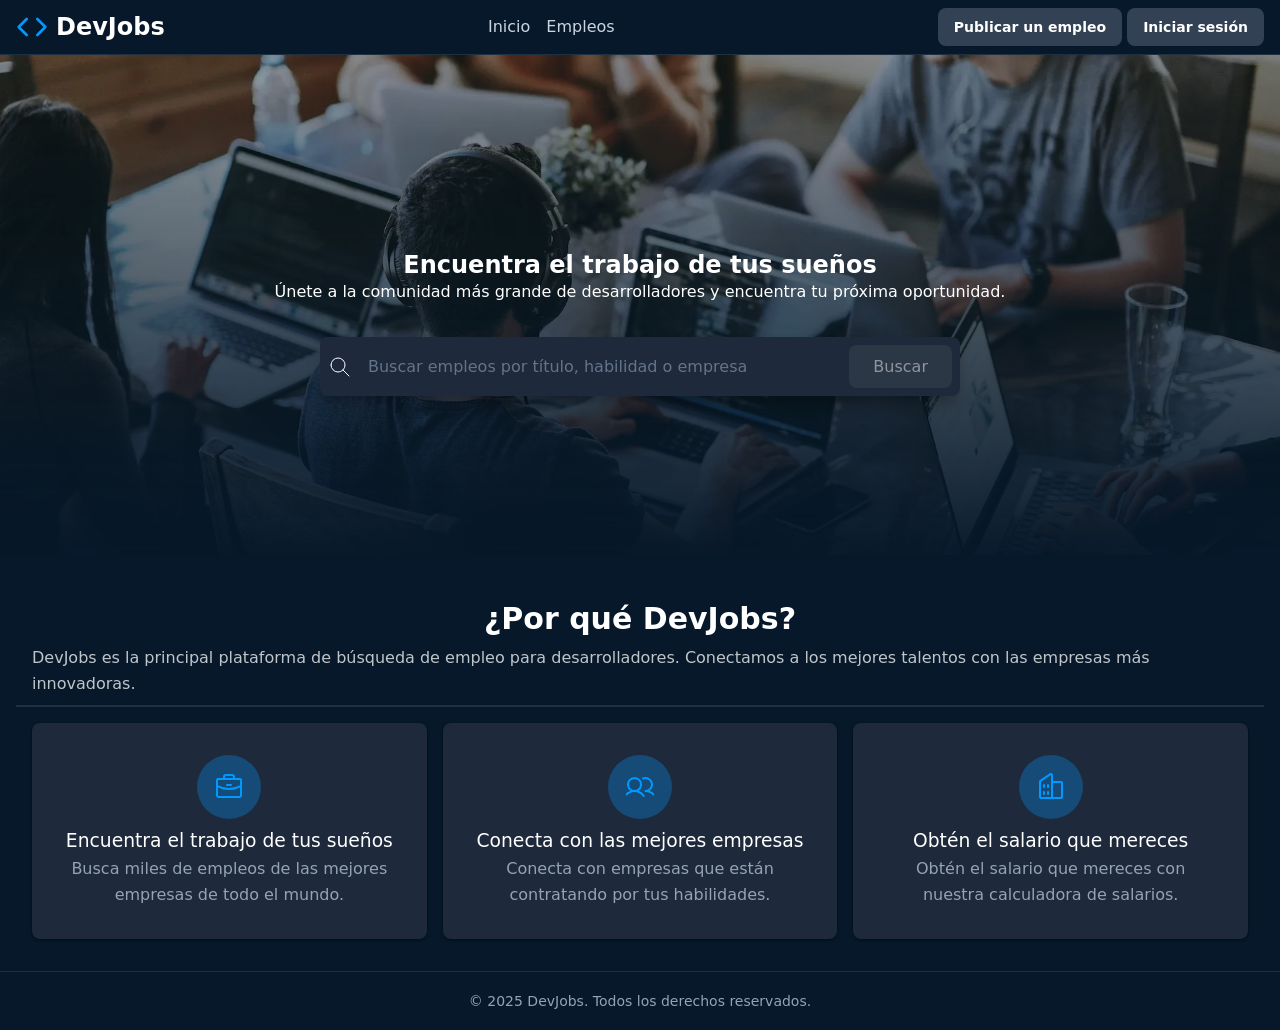
<file: 00_HTML/CSS/index.html>
<!DOCTYPE html>
<html lang="es">

<head>
    <title>DevJobs - Inicio</title>
    <meta charset="UTF-8" />
    <meta name="description" content="Encuentra las mejores ofertas de trabajo para desarrolladores en DevJobs.">

    <link rel="stylesheet" href="./style.css" />
</head>

<body>
    <header>
        <h1>
            <svg fill="none" stroke="currentColor" stroke-linecap="round" stroke-linejoin="round" stroke-width="2"
                viewBox="0 0 24 24" xmlns="http://www.w3.org/2000/svg">
                <polyline points="16 18 22 12 16 6"></polyline>
                <polyline points="8 6 2 12 8 18"></polyline>
            </svg>
            DevJobs
        </h1>

        <nav>
            <a href="">
                Inicio
            </a>
            <a href="empleos.html">Empleos</a>
        </nav>

        <div>
            <a href="">Publicar un empleo</a>
            <a href="">Iniciar sesión</a>
        </div>
    </header>

    <main>
        <section>
            <img src="./background.webp" width="200" />

            <h1>Encuentra el trabajo de tus sueños</h1>

            <p>Únete a la comunidad más grande de desarrolladores y encuentra tu próxima oportunidad.</p>

            <form role="search">
                <div >
                    <svg xmlns="http://www.w3.org/2000/svg" width="24" height="24" viewBox="0 0 24 24" fill="none"
                        stroke="currentColor" stroke-width="1" stroke-linecap="round" stroke-linejoin="round"
                        class="icon icon-tabler icons-tabler-outline icon-tabler-search">
                        <path stroke="none" d="M0 0h24v24H0z" fill="none" />
                        <path d="M10 10m-7 0a7 7 0 1 0 14 0a7 7 0 1 0 -14 0" />
                        <path d="M21 21l-6 -6" />
                    </svg>

                    <input required type="text" placeholder="Buscar empleos por título, habilidad o empresa">

                    <button disabled type="submit">Buscar</button>
                </div>
            </form>
        </section>

        <section>

            <header>
                <h2>¿Por qué DevJobs?</h2>
                <p>DevJobs es la principal plataforma de búsqueda de empleo para desarrolladores. Conectamos a los
                    mejores
                    talentos con las empresas más innovadoras.</p>
            </header>

            <footer>
                <article>
                    <svg fill="currentColor" height="32" viewBox="0 0 256 256" width="32"
                        xmlns="http://www.w3.org/2000/svg" aria-hidden="true">
                        <path
                            d="M216,56H176V48a24,24,0,0,0-24-24H104A24,24,0,0,0,80,48v8H40A16,16,0,0,0,24,72V200a16,16,0,0,0,16,16H216a16,16,0,0,0,16-16V72A16,16,0,0,0,216,56ZM96,48a8,8,0,0,1,8-8h48a8,8,0,0,1,8,8v8H96ZM216,72v41.61A184,184,0,0,1,128,136a184.07,184.07,0,0,1-88-22.38V72Zm0,128H40V131.64A200.19,200.19,0,0,0,128,152a200.25,200.25,0,0,0,88-20.37V200ZM104,112a8,8,0,0,1,8-8h32a8,8,0,0,1,0,16H112A8,8,0,0,1,104,112Z">
                        </path>
                    </svg>
                    <h3>Encuentra el trabajo de tus sueños</h3>
                    <p>Busca miles de empleos de las mejores empresas de todo el mundo.</p>
                </article>

                <article>
                    <svg fill="currentColor" height="32" viewBox="0 0 256 256" width="32"
                        xmlns="http://www.w3.org/2000/svg" aria-hidden="true">
                        <path
                            d="M117.25,157.92a60,60,0,1,0-66.5,0A95.83,95.83,0,0,0,3.53,195.63a8,8,0,1,0,13.4,8.74,80,80,0,0,1,134.14,0,8,8,0,0,0,13.4-8.74A95.83,95.83,0,0,0,117.25,157.92ZM40,108a44,44,0,1,1,44,44A44.05,44.05,0,0,1,40,108Zm210.14,98.7a8,8,0,0,1-11.07-2.33A79.83,79.83,0,0,0,172,168a8,8,0,0,1,0-16,44,44,0,1,0-16.34-84.87,8,8,0,1,1-5.94-14.85,60,60,0,0,1,55.53,105.64,95.83,95.83,0,0,1,47.22,37.71A8,8,0,0,1,250.14,206.7Z">
                        </path>
                    </svg>
                    <h3>Conecta con las mejores empresas</h3>
                    <p>Conecta con empresas que están contratando por tus habilidades.</p>
                </article>

                <article>
                    <svg fill="currentColor" height="32" viewBox="0 0 256 256" width="32"
                        xmlns="http://www.w3.org/2000/svg" aria-hidden="true">
                        <path
                            d="M240,208H224V96a16,16,0,0,0-16-16H144V32a16,16,0,0,0-24.88-13.32L39.12,72A16,16,0,0,0,32,85.34V208H16a8,8,0,0,0,0,16H240a8,8,0,0,0,0-16ZM208,96V208H144V96ZM48,85.34,128,32V208H48ZM112,112v16a8,8,0,0,1-16,0V112a8,8,0,1,1,16,0Zm-32,0v16a8,8,0,0,1-16,0V112a8,8,0,1,1,16,0Zm0,56v16a8,8,0,0,1-16,0V168a8,8,0,0,1,16,0Zm32,0v16a8,8,0,0,1-16,0V168a8,8,0,0,1,16,0Z">
                        </path>
                    </svg>
                    <h3>Obtén el salario que mereces</h3>
                    <p>Obtén el salario que mereces con nuestra calculadora de salarios.</p>
                </article>
            </footer>

        </section>
    </main>

    <footer>
        <small>&copy; 2025 DevJobs. Todos los derechos reservados.</small>
    </footer>

</body>

</html>
</file>
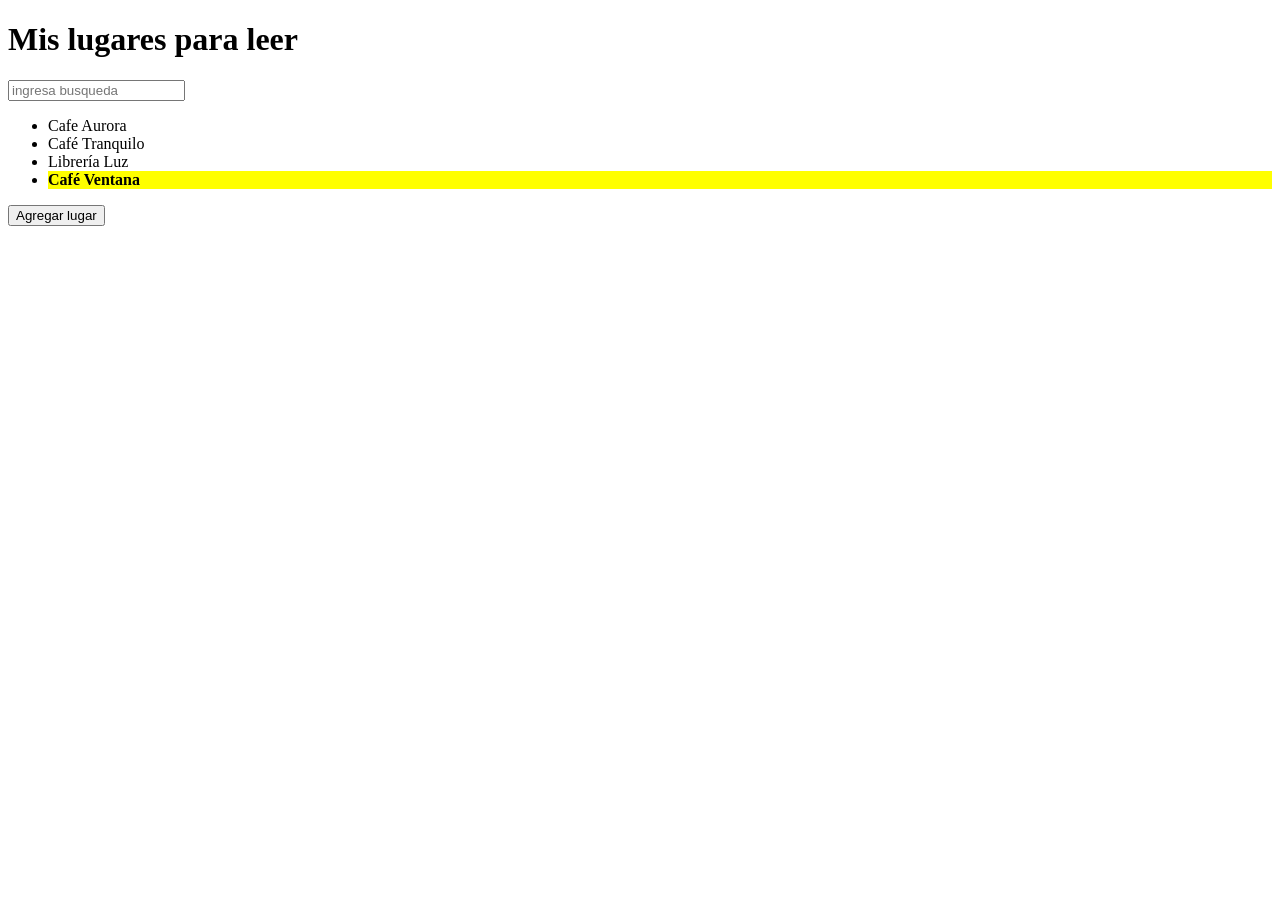
<file: 01_JS/prueba.html>
<!DOCTYPE html>
<html lang="es">
<head>
  <meta charset="UTF-8">
  <title>Lugares para leer</title>
  <style>
  .destacado { background-color: yellow; font-weight: bold; }
  .oculto { display: none; }
  </style>
</head>
<body>
  <h1 id="titulo">Lugares para leer</h1>

  <input type="text" id="buscador" placeholder="Buscar lugar...">

  <ul id="lista">
    <li class="lugar cafeteria" data-tipo="cafeteria">Café Tranquilo</li>
    <li class="lugar libreria" data-tipo="libreria">Librería Luz</li>
    <li class="lugar parque favorito" data-tipo="parque">Parque del Libro</li>
    <li class="lugar cafeteria favorito" data-tipo="cafeteria">Café Ventana</li>
  </ul>

  <button id="btn-agregar">Agregar lugar</button>

 
<script src="manipulacion-Dom.js"></script>
<!-- <script src="app.js"></script>
-->
</body>
</html>
</file>
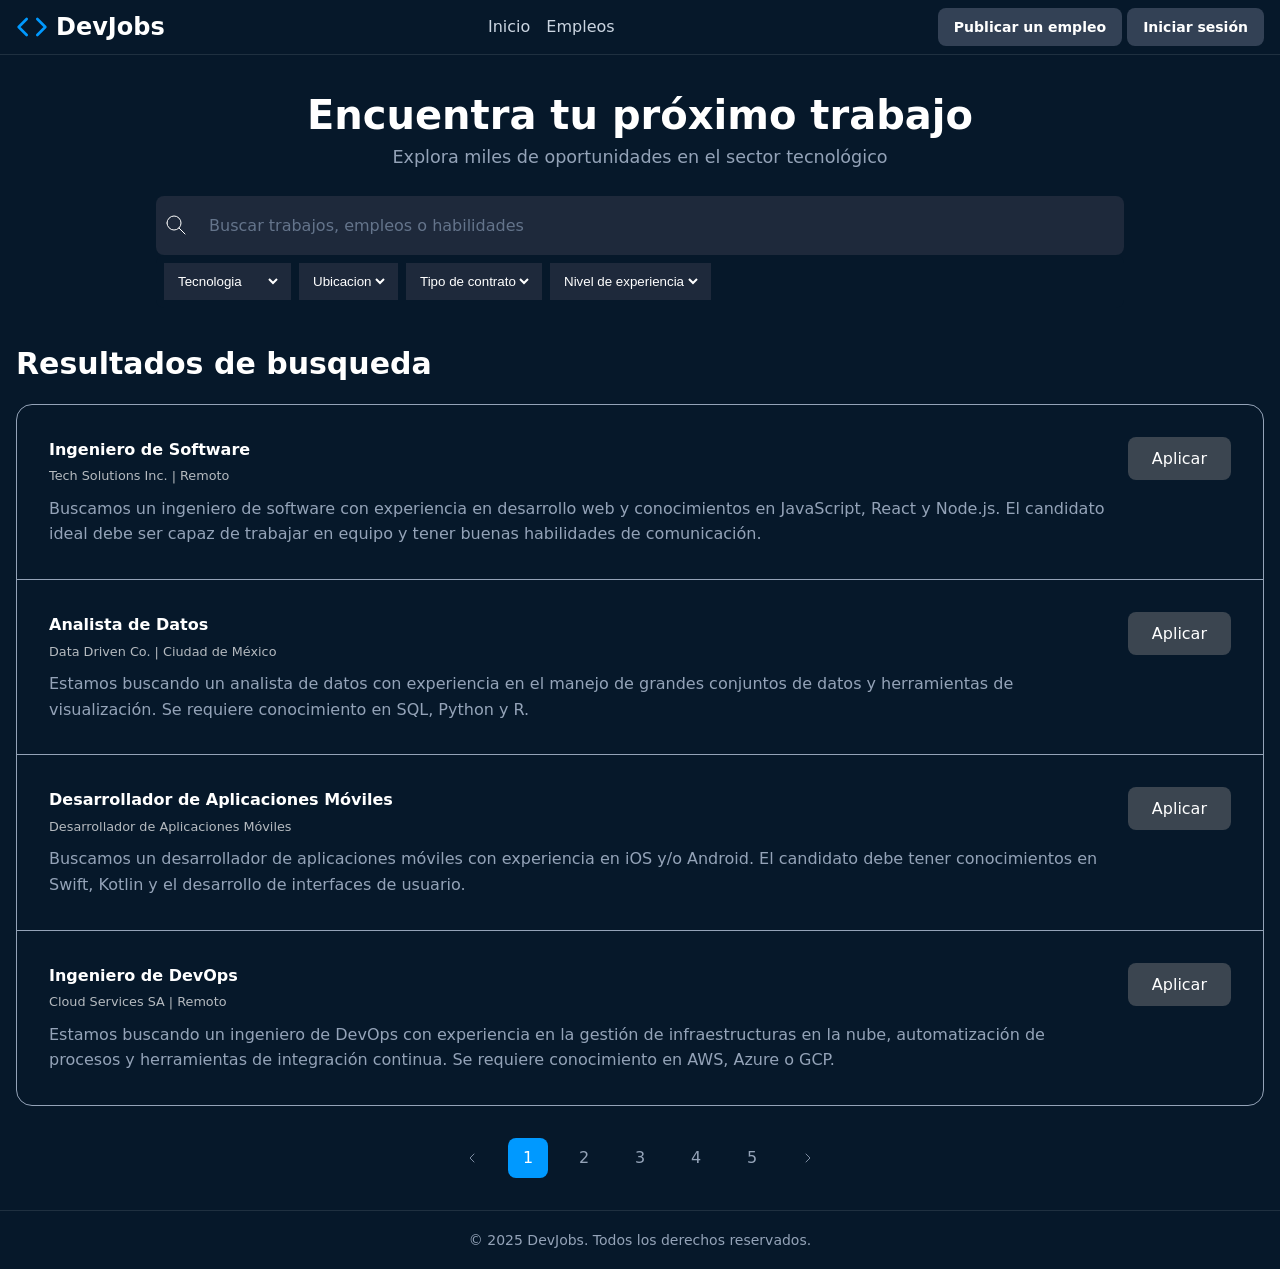
<file: 00_HTML/CSS/empleos.html>
<!DOCTYPE html>
<html lang="es">

<head>
    <meta charset="UTF-8">
    <meta name="viewport" content="width=device-width, initial-scale=1.0">
    <title>Empleos</title>
    <link rel="stylesheet" href="style.css">
</head>

<body>
    <header>
        <h1>
            <svg fill="none" stroke="currentColor" stroke-linecap="round" stroke-linejoin="round" stroke-width="2"
                viewBox="0 0 24 24" xmlns="http://www.w3.org/2000/svg">
                <polyline points="16 18 22 12 16 6"></polyline>
                <polyline points="8 6 2 12 8 18"></polyline>
            </svg>
            DevJobs
        </h1>
        <nav>
            <a href="index.html">Inicio</a>
            <a href="empleos.html">Empleos</a>
        </nav>
        <div>
            <a href="">Publicar un empleo</a>
            <a href="">Iniciar sesión</a>
        </div>
    </header>
    <main>
        <section class="buscar-empleo">
            <h1>Encuentra tu próximo trabajo</h1>
            <p>Explora miles de oportunidades en el sector tecnológico</p>

            <form role="search">
                <div class="barra-busqueda">
                    <svg xmlns="http://www.w3.org/2000/svg" width="24" height="24" viewBox="0 0 24 24" fill="none"
                        stroke="currentColor" stroke-width="1" stroke-linecap="round" stroke-linejoin="round"
                        class="icon icon-tabler icons-tabler-outline icon-tabler-search">
                        <path stroke="none" d="M0 0h24v24H0z" fill="none" />
                        <path d="M10 10m-7 0a7 7 0 1 0 14 0a7 7 0 1 0 -14 0" />
                        <path d="M21 21l-6 -6" />
                    </svg>
                    <input required type="text" placeholder=" Buscar trabajos, empleos o habilidades">
                </div>
                <div id="selects">
                    <select name="Tecnologia" id="">
                        <option hidden value="name">Tecnologia</option>
                        <option value="C++">C++</option>
                        <option value="Python">Python</option>
                        <option value="Java">Java</option>
                        <option value="HTML/CSS/JS">HTML/CSS/JS</option>
                    </select>
                    <select name="Ubicacion" id="">
                        <option hidden value="name">Ubicacion</option>
                        <option value="Perú">Perú</option>
                        <option value="Chile">Chile</option>
                        <option value="Argentina">Argentina</option>
                        <option value="Colombia">Colombia</option>
                    </select>
                    <select name="TipoContrato" id="">
                        <option hidden value="name">Tipo de contrato</option>
                        <option value="anual">anual</option>
                        <option value="mensual">mensual</option>
                        <option value="semanal">semanal</option>
                    </select>
                    <select name="TipoContrato" id="">
                        <option hidden value="name">Nivel de experiencia</option>
                        <option value="Practicante">Practicante</option>
                        <option value="Junior">Junior</option>
                        <option value="Senior">Senior</option>
                    </select>
                </div>
            </form>
        </section>
        <section>
            <h2>Resultados de busqueda</h2>
            <div class="lista-empleos">
                <article>
                    <div>
                        <h4>Ingeniero de Software</h2>
                            <small>Tech Solutions Inc. | Remoto</small>
                            <p>Buscamos un ingeniero de software con experiencia en desarrollo web y conocimientos en
                                JavaScript, React y Node.js. El candidato ideal debe ser capaz de trabajar en equipo y
                                tener
                                buenas habilidades de comunicación.</p>
                    </div>
                    <button>Aplicar</button>

                </article>
                <article>
                    <div>
                        <h4>Analista de Datos</h2>
                            <small>Data Driven Co. | Ciudad de México</small>
                            <p>Estamos buscando un analista de datos con experiencia en el manejo de grandes conjuntos
                                de
                                datos y herramientas de visualización. Se requiere conocimiento en SQL, Python y R.</p>
                    </div>
                    <button>Aplicar</button>

                </article>
                <article>
                    <div>
                        <h4>Desarrollador de Aplicaciones Móviles</h2>
                            <small>Desarrollador de Aplicaciones Móviles</small>
                            <p>Buscamos un desarrollador de aplicaciones móviles con experiencia en iOS y/o Android. El
                                candidato debe tener conocimientos en Swift, Kotlin y el desarrollo de interfaces de
                                usuario.</p>
                    </div>
                    <button>Aplicar</button>

                </article>
                <article>
                    <div>
                        <h4>Ingeniero de DevOps</h2>
                            <small>Cloud Services SA | Remoto</small>
                            <p>Estamos buscando un ingeniero de DevOps con experiencia en la gestión de infraestructuras
                                en
                                la nube, automatización de procesos y herramientas de integración continua. Se requiere
                                conocimiento en AWS, Azure o GCP.</p>
                    </div>
                    <button>Aplicar</button>

                </article>
            </div>

            <nav class="pagination">
                <a class="pagination-link" href="#"><svg xmlns="http://www.w3.org/2000/svg" width="16" height="16" viewBox="0 0 24 24"
                        fill="none" stroke="currentColor" stroke-width="1.25" stroke-linecap="round"
                        stroke-linejoin="round" class="icon icon-tabler icons-tabler-outline icon-tabler-chevron-left">
                        <path stroke="none" d="M0 0h24v24H0z" fill="none" />
                        <path d="M15 6l-6 6l6 6" />
                    </svg></a>
                <a class="pagination-link is-active" href="#">1</a>
                <a class="pagination-link" href="#">2</a>
                <a class="pagination-link" href="#">3</a>
                <a class="pagination-link" href="#">4</a>
                <a class="pagination-link" href="#">5</a>
                <a class="pagination-link" href="#"><svg xmlns="http://www.w3.org/2000/svg" width="16" height="16" viewBox="0 0 24 24"
                        fill="none" stroke="currentColor" stroke-width="1.25" stroke-linecap="round"
                        stroke-linejoin="round" class="icon icon-tabler icons-tabler-outline icon-tabler-chevron-right">
                        <path stroke="none" d="M0 0h24v24H0z" fill="none" />
                        <path d="M9 6l6 6l-6 6" />
                    </svg></a>
            </nav>

        </section>
    </main>
    <footer>
        <small>&copy; 2025 DevJobs. Todos los derechos reservados.</small>
    </footer>

</body>

</html>
</file>
<file: 00_HTML/CSS/style.css>
* {
  margin: 0;
  padding: 0;
  box-sizing: border-box;
}

:root {
  --primary: #3b4550;
  --primary-dark: #0a3d66;
  --primary-hover: #0d5ba8;
  --primary-light: #09f;
  --background: #06182a;
  --text-primary: #ffffff;
  --text-secondary: #cbd5e1;
  --text-muted: #94a3b8;
  --border: rgba(255, 255, 255, 0.1);
  --card-bg: #1e293b;
  --shadow: rgba(0, 0, 0, 0.3);
  --input-bg: #1e293b;
  --hsla-example: hsla(210, 100%, 56%, 1);
}

@font-face {
  font-family: "Inter Variable";
  font-style: normal;
  font-display: swap;
  font-weight: 100 900;
  src: url(https://cdn.jsdelivr.net/fontsource/fonts/inter:vf@latest/latin-wght-normal.woff2)
    format("woff2-variations");
  unicode-range:
    U+0000-00FF, U+0131, U+0152-0153, U+02BB-02BC, U+02C6, U+02DA, U+02DC,
    U+0304, U+0308, U+0329, U+2000-206F, U+20AC, U+2122, U+2191, U+2193, U+2212,
    U+2215, U+FEFF, U+FFFD;
}

body {
  font-family: system-ui;
  background-color: var(--background);
  color: var(--text-primary);
  min-height: 100vh;
  display: flex;
  flex-direction: column;
  line-height: 1.6;
}

/* Títulos principales */
h1 {
  font-size: 1.5rem;
  line-height: 1.2;
  text-wrap: balance;
  display: flex;
  align-items: center;
  gap: 0.5rem;

  svg {
    width: 2rem;
    height: 2rem;
    color: var(--primary-light);
  }
}

h1 + p {
  text-wrap: balance;
  margin-bottom: 2rem;
}

/* Header */
header {
  border-bottom: 1px solid var(--border);
  background: var(--background);
  padding: 0.5rem 1rem;
  display: flex;
  align-items: center;
  justify-content: space-between;
  gap: 2rem;

  h2 {
    font-size: 1.25rem;
    font-weight: 700;
    color: var(--text-primary);
  }
}

/* Navegación del header a otras páginas */
nav {
  align-items: center;
  gap: 1rem;
  display: flex;

  a {
    text-decoration: none;
    color: var(--text-secondary);
    transition: color 0.2s;
    font-weight: 500;

    &:hover,
    &:focus {
      color: var(--primary);
      outline: none;
    }
  }
}

/* Botones del Header */
header div a {
  padding: 0.5rem 1rem;
  border-radius: 0.5rem;
  background-color: #334155;
  color: var(--text-primary);
  display: inline-block;
  font-size: 0.875rem;
  font-weight: 700;
  text-decoration: none;
  /* TODO */
}

/* Hero */
main > section:nth-child(1) {
  height: 500px;
  text-align: center;
  display: flex;
  flex-direction: column;
  justify-content: center;
  align-items: center;

  h1 {
    padding-top: 36px;
  }

  & > img {
    position: absolute;
    width: 100%;
    height: 100%;
    object-fit: cover;
    z-index: -1;
    left: 0;
    right: 0;
    mask-image: linear-gradient(
      to bottom,
      rgba(16, 25, 34, 1) 5%,
      rgba(16, 25, 34, 0) 80%
    );
  }
}

/* Formulario de Búsqueda */
form {
  max-width: 42rem;
  width: 100%;
  margin: 0 auto;
  padding-inline: 1rem;
}

form > div {
  display: flex;
  align-items: center;
  background-color: var(--input-bg);
  border-radius: 0.5rem;
  box-shadow: 0 10px 15px -3px var(--shadow);
  padding: 0.5rem;
  gap: 0.5rem;
}

form span {
  padding-left: 0.75rem;
  color: var(--text-muted);
  display: flex;
  align-items: center;
  flex-shrink: 0;
}

form input[type="text"] {
  flex: 1;
  background: transparent;
  border: none;
  outline: none;
  color: var(--text-primary);
  padding: 0.75rem 0.5rem;
  font-size: 1rem;
  font-family: inherit;
}

form input[type="text"]::placeholder {
  color: #64748b;
}

button {
  padding: 0.75rem 1.5rem;
  border-radius: 0.5rem;
  background-color: var(--primary);
  color: white;
  font-weight: 400;
  border: none;
  cursor: pointer;
  transition: all 0.2s;
  font-family: inherit;
  font-size: 1rem;
  white-space: nowrap;

  &:hover, /* pseudo-clase que significa que el ratón está encima */
  &:focus {
    /* pseudo-clase que significa que el elemento tiene el foco */
    background-color: var(--primary-hover);
    outline: 2px solid white;
    outline-offset: 2px;
  }

  &:active {
    transform: scale(0.9);
  }

  &:disabled {
    opacity: 0.5;
    pointer-events: none;
  }
}

/* Features Section */
main > section:nth-child(2) {
  padding-inline: 1rem;
  background-color: var(--background);
  padding-top: 2rem;

  & > header {
    gap: 2px;
    flex-direction: column;

    h2 {
      margin-bottom: 0;
    }

    p {
      opacity: 0.75;
    }
  }

  & > div {
    max-width: 1280px;
    margin: 0 auto;
  }
}

main > section:nth-child(2) h2 {
  font-size: 1.875rem;
  font-weight: 700;
  color: var(--text-primary);
  margin-bottom: 1rem;
}

main > section:nth-child(2) > div > div:first-child > p {
  font-size: 1.125rem;
  color: var(--text-muted);
  max-width: 42rem;
  margin: 0 auto;
}

/* Grid de Features */
main > section:nth-child(2) footer {
  display: grid;
  grid-template-columns: repeat(auto-fit, minmax(280px, 1fr));
  gap: 16px;
}

/* Feature Cards */
/* article {
  background-color: var(--card-bg);
  padding: 2rem;
  margin-bottom: 16px;
  border-radius: 0.5rem;                   
  box-shadow: 0px 1px 3px 0 var(--shadow); 

  svg {
    color: var(--primary-light);          
    background: rgba(0, 153, 255, 0.3);  
    border-radius: 9999px;               
    width: 64px;                         
    height: 64px;                        
    padding: 16px;                       
  }

  h3 {
    font-weight: 500;
  }

  p {
    color: var(--text-muted);
  }
} */

/* Footer */
footer {
  background-color: var(--background);
  border-top: 1px solid var(--border);
  text-align: center;
  padding: 16px;

  small {
    color: var(--text-muted);
    font-size: 0.875rem;
  }
}

article {
  background-color: var(--card-bg);
  padding: 2rem;
  margin-bottom: 16px;
  border-radius: 0.5rem;
  box-shadow: 0px 1px 3px 0px rgba(0, 0, 0, 0.5);

  svg {
    color: var(--primary-light);
    background: rgba(0, 153, 255, 0.3);
    width: 64px;
    height: 64px;
    border-radius: 100%;
    padding: 16px;
  }

  p {
    color: var(--text-muted);
  }

  h3 {
    font-weight: 500;
  }
}

/* buscar-empleo */
.buscar-empleo {
  margin: 0;
  padding: 0;
  height: auto !important;

  h1{
    font-size: 2.5rem ;
    margin-bottom: 0.25rem;
  }

  p{
    color: var(--text-muted);
    margin-bottom: 1.5rem;
    font-size: 1.1rem;
  }

  form{
    width: 100%;
    max-width: 1000px;
  }

  form div{
    background: none;
    box-shadow: none;
  }

  .barra-busqueda{
    background: var(--input-bg);
  }

  select {
    background-color: var(--card-bg);
    color: var(--text-primary);
    border: 10px solid transparent;
  }

  #selects {
    display: flex;
    align-items: start;
    background-color: var(--background);
  }
}

.lista-empleos{
  border: 1px solid var(--text-muted);
  border-radius: 1rem;

  article{
    background: none;
    box-shadow: none;  
    border-bottom: 1px solid var(--text-muted);
    border-radius: 0;
    margin: 0;
    

    display: flex;
    align-items: start;
    gap: 1rem;

    small{
      font-size: 0.8rem;
      opacity: .7;
    }

    p{
      margin-top: .5rem;
    }

    &:last-child{
      border-bottom: none;
    }
  }
  
}

.pagination{
  display: flex;
  justify-content: center;
  gap: 1rem;
  margin-block: 2rem; 

  a{
    display: flex;
    align-items: center;
    justify-content: center;
    width: 2.5rem;
    height: 2.5rem;
    text-decoration: none;
    color: var(--text-muted);
    border-radius: .5rem;
    transition: all .3s;

    &:hover{
      background-color: #ffffff;
    }

    &:active {
      transform: scale(0.9);
    }

    &.is-active {
      background-color: var(--primary-light);
      color: white;
      pointer-events: none;
    }
  }

}
</file>
